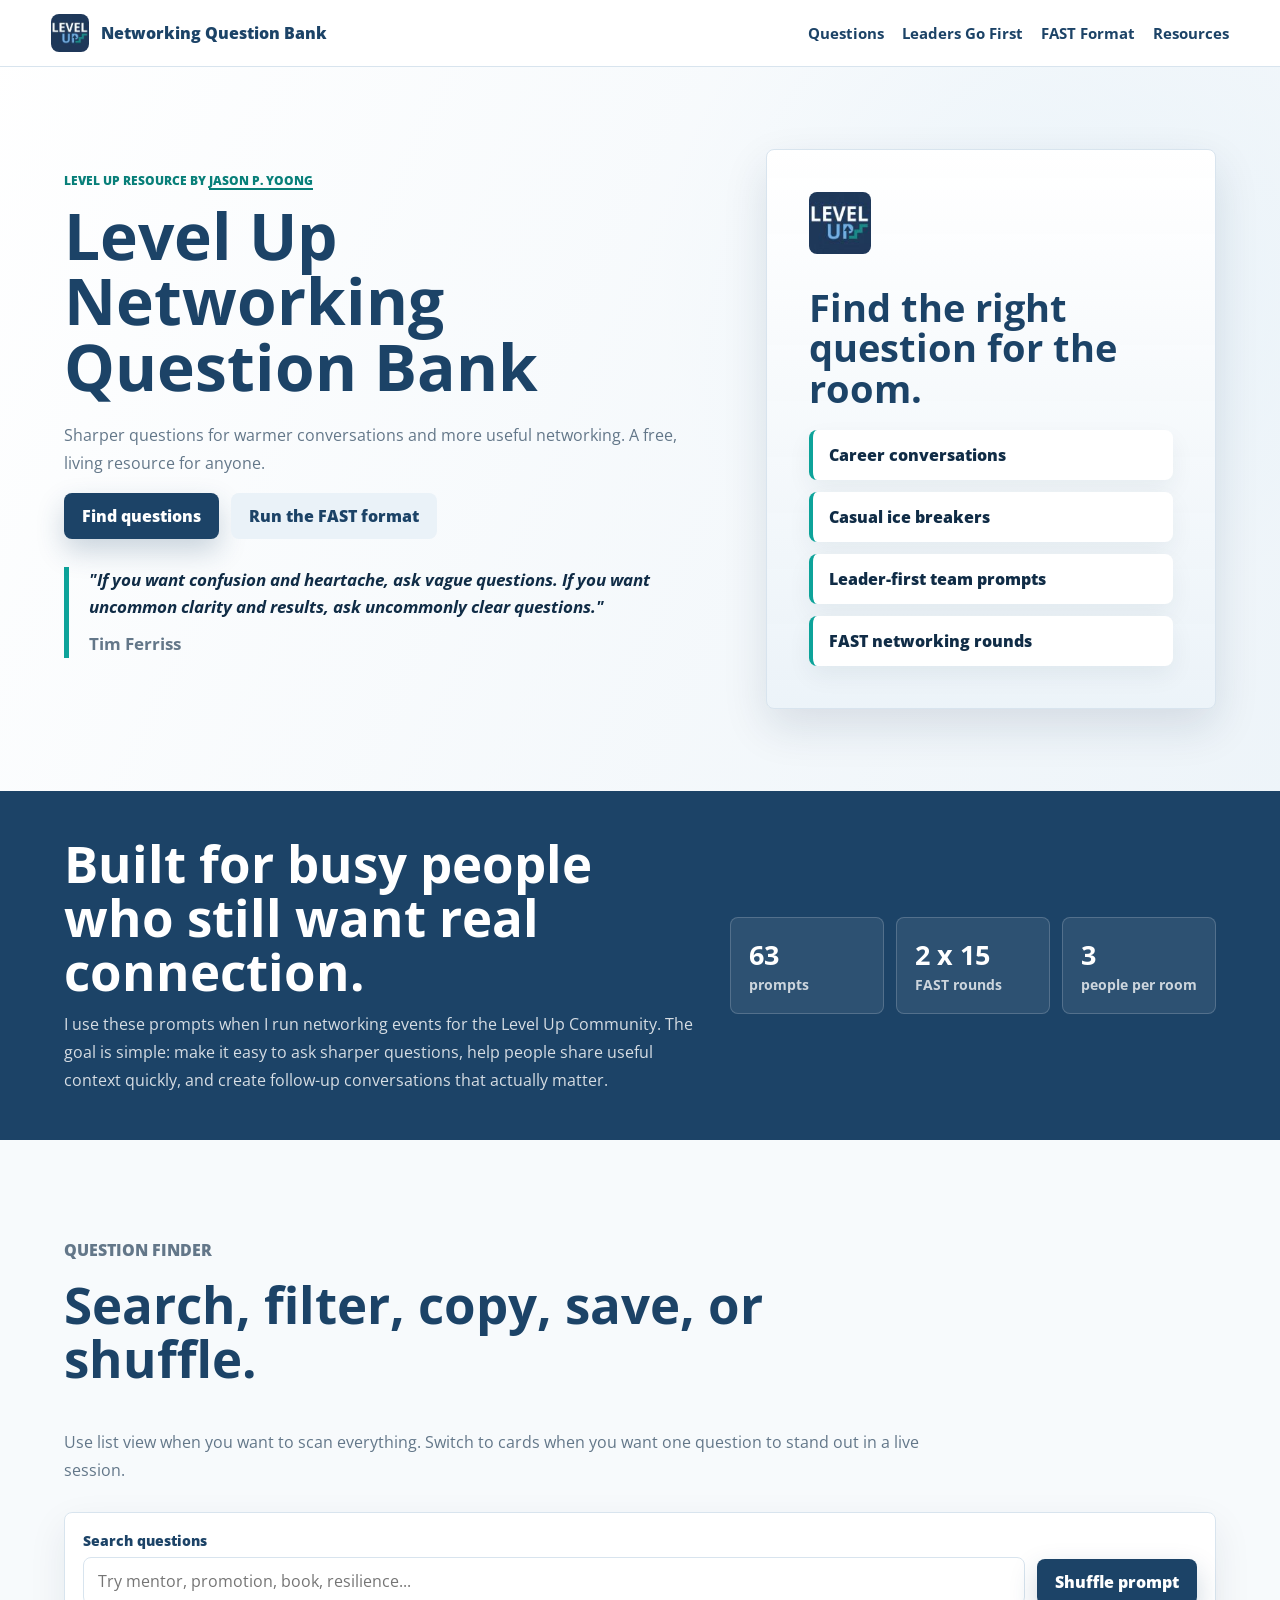
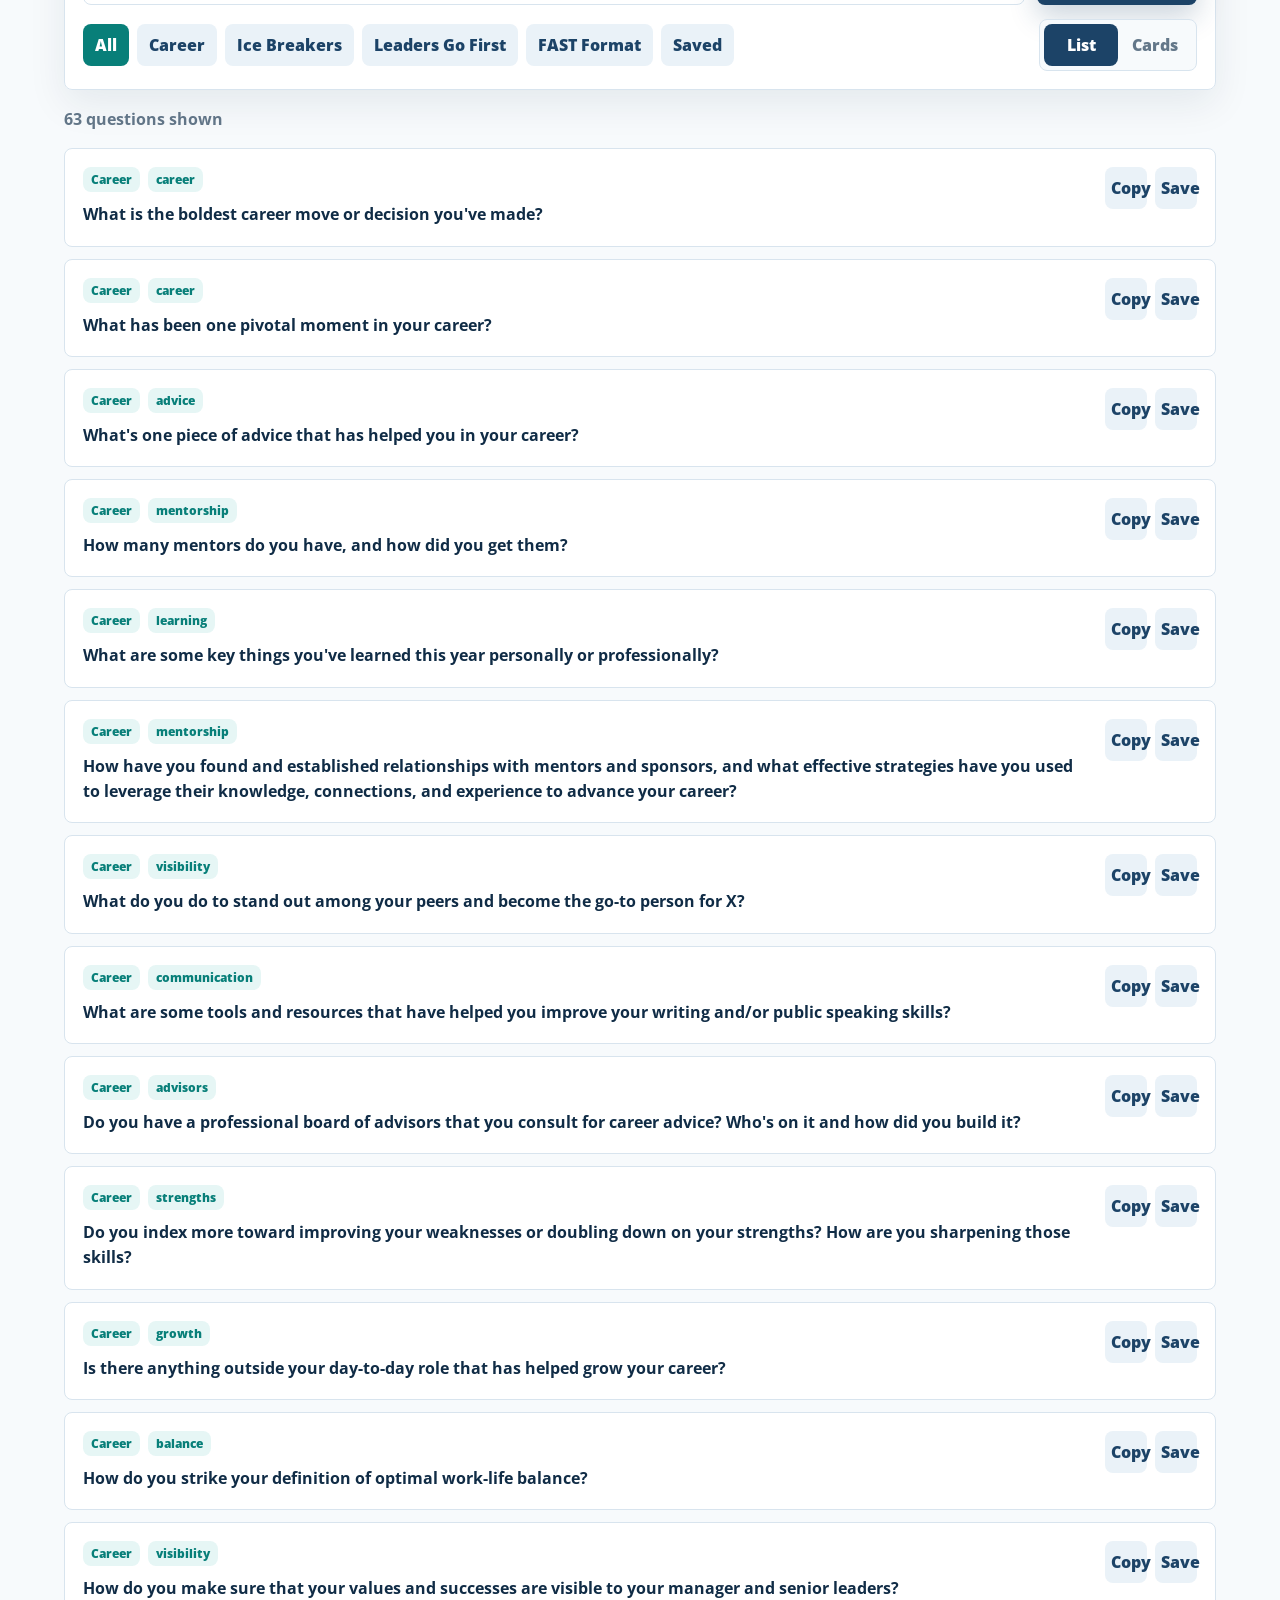
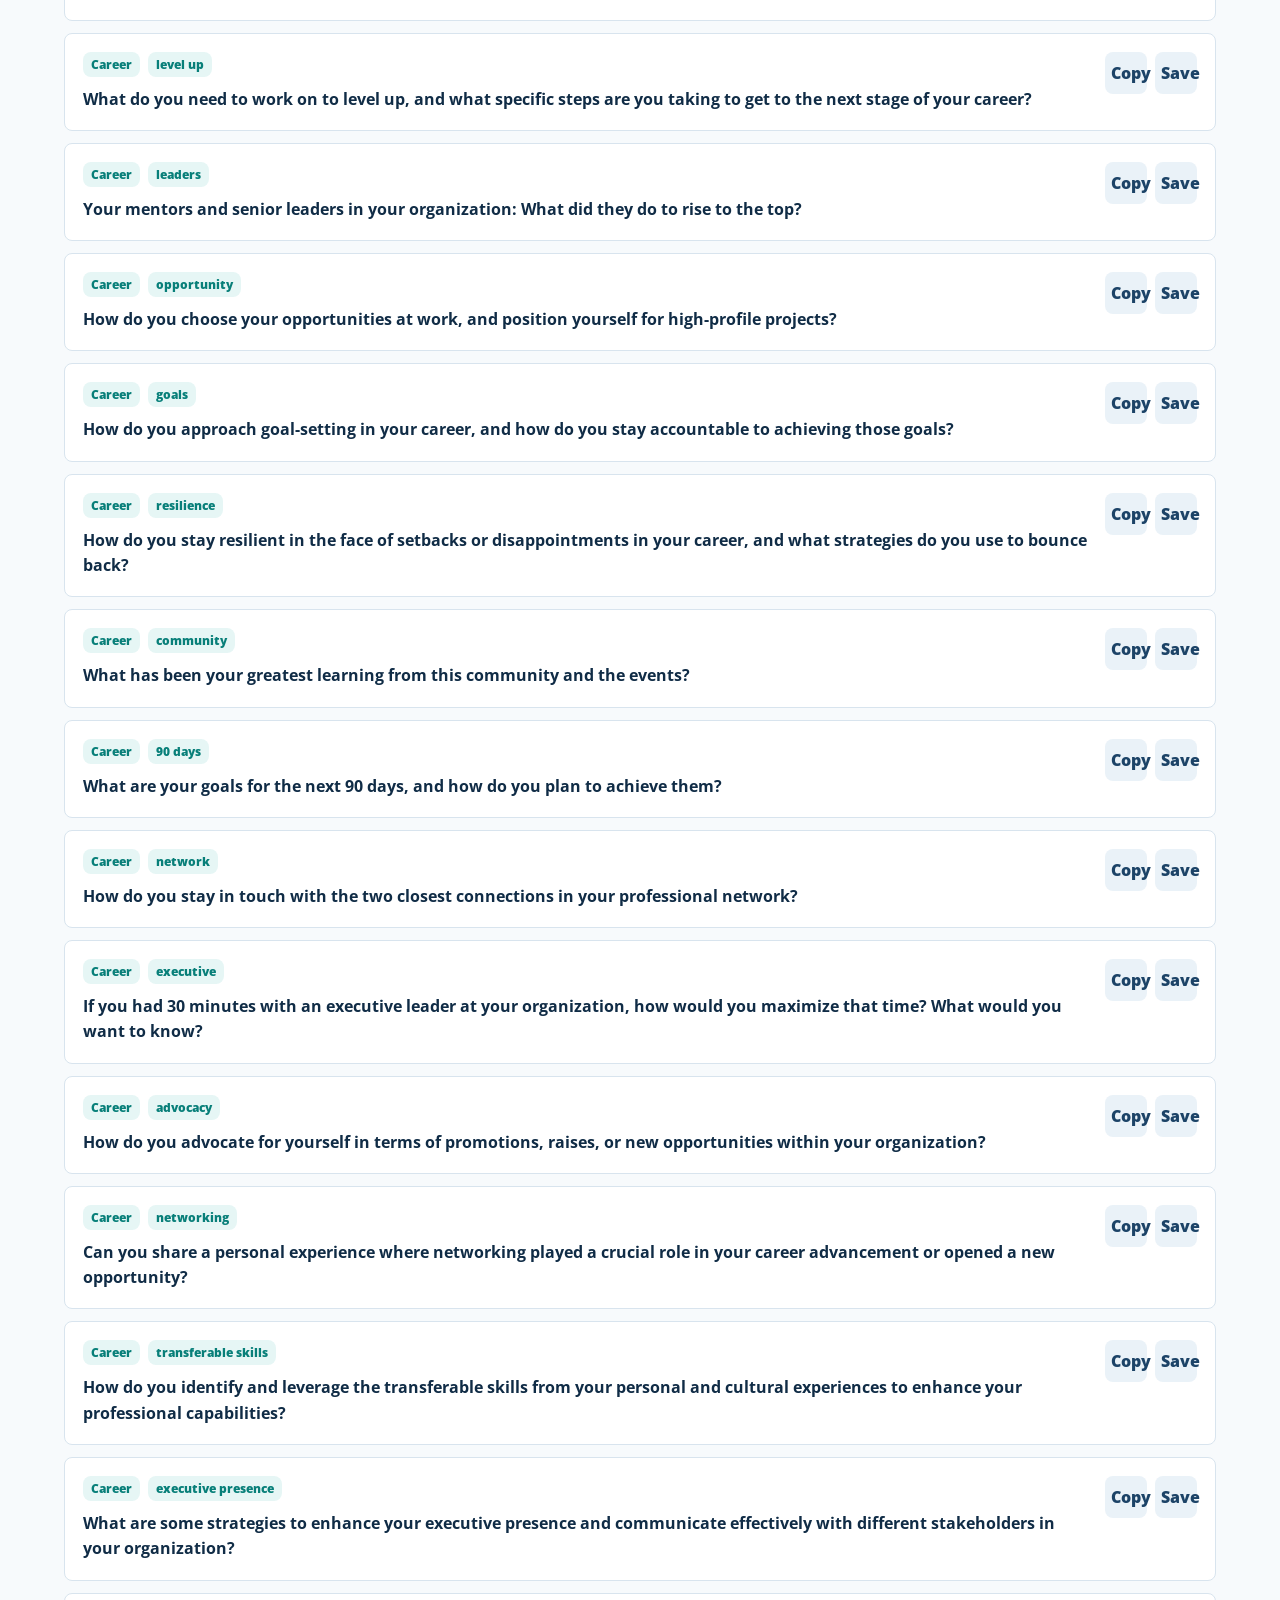
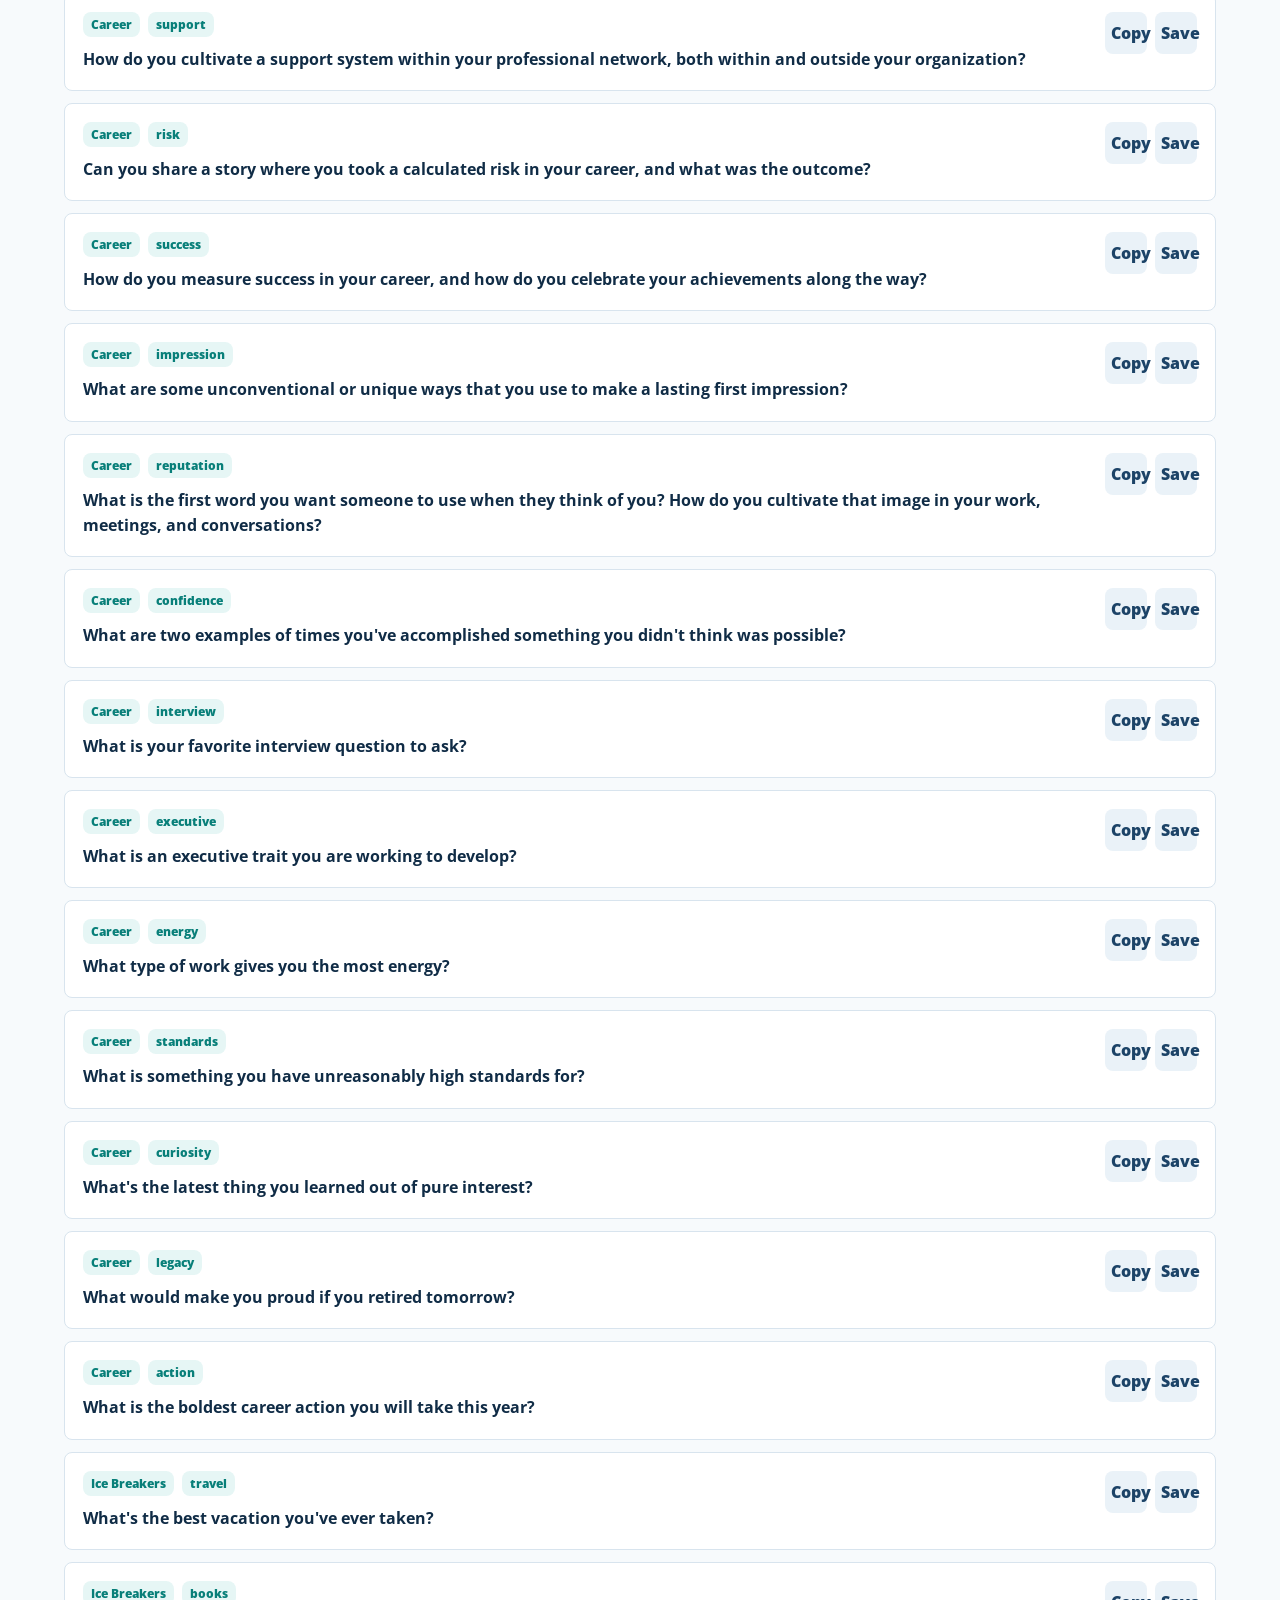
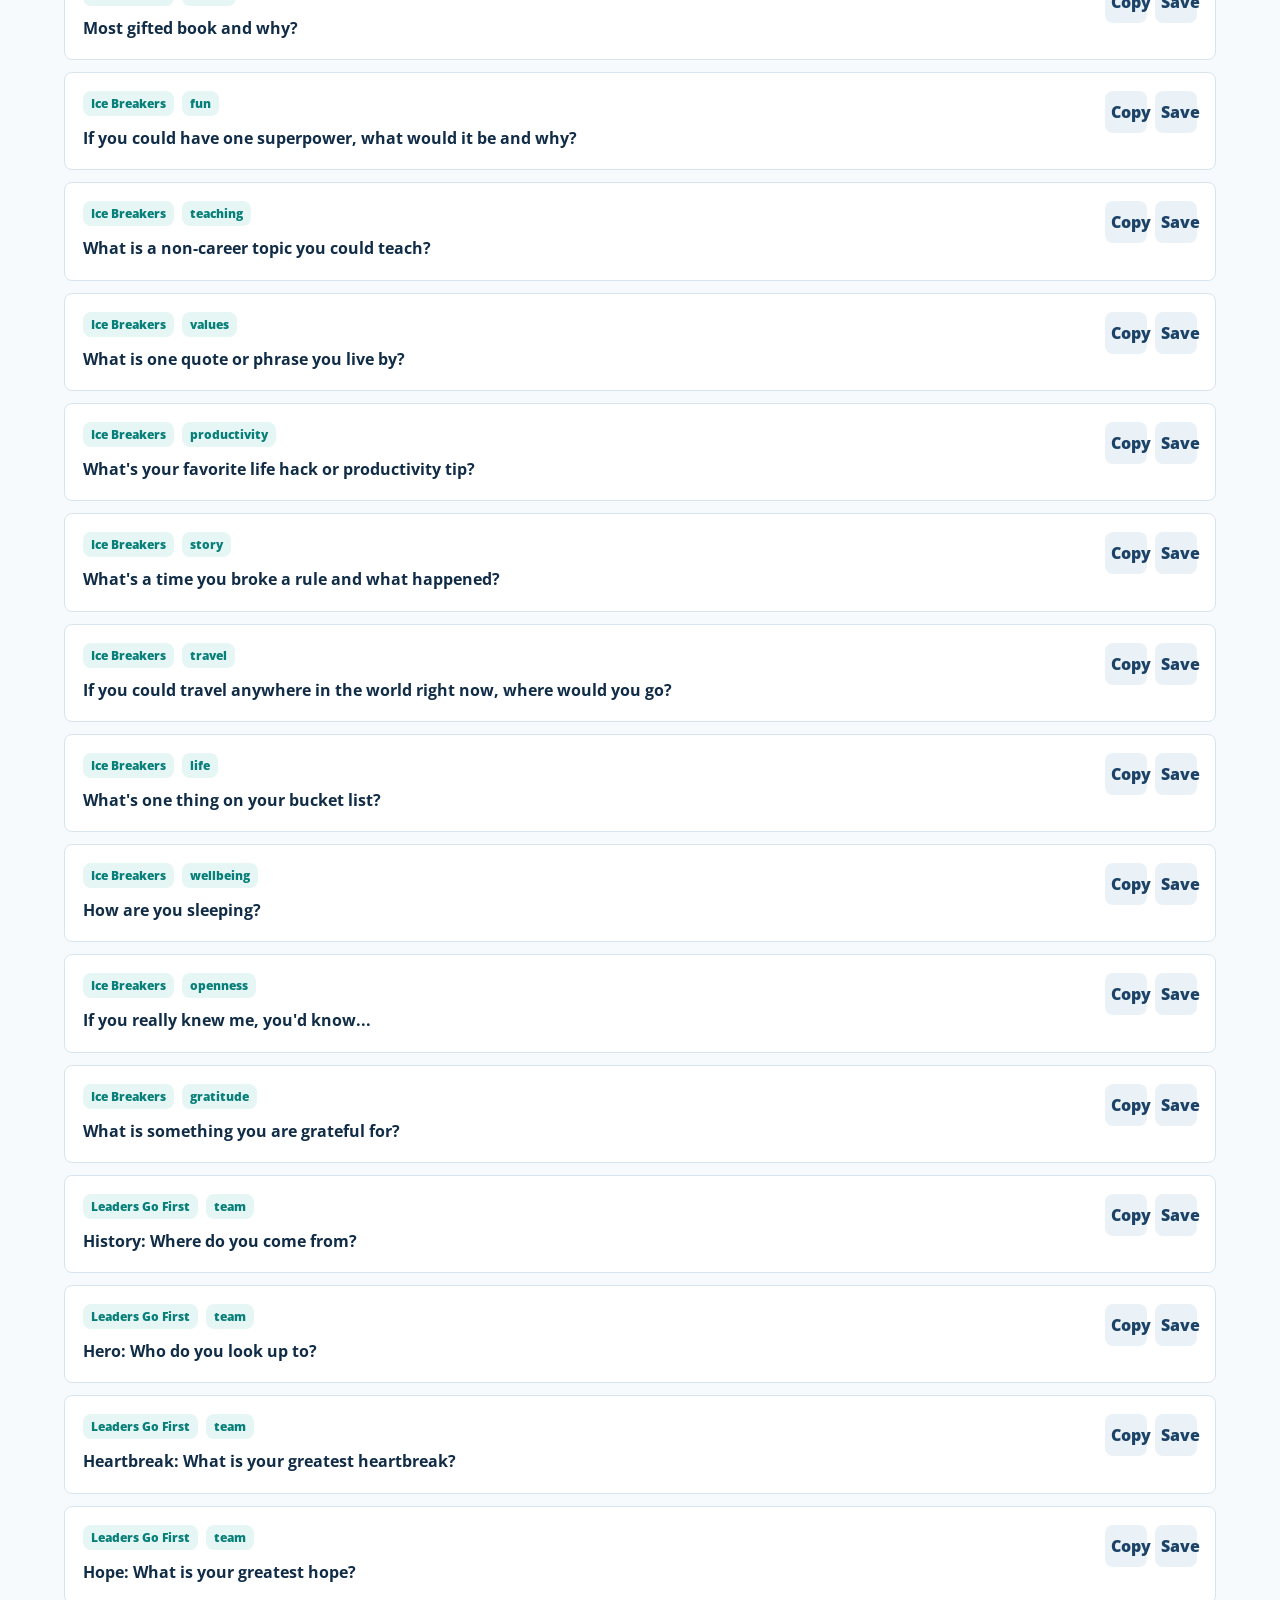
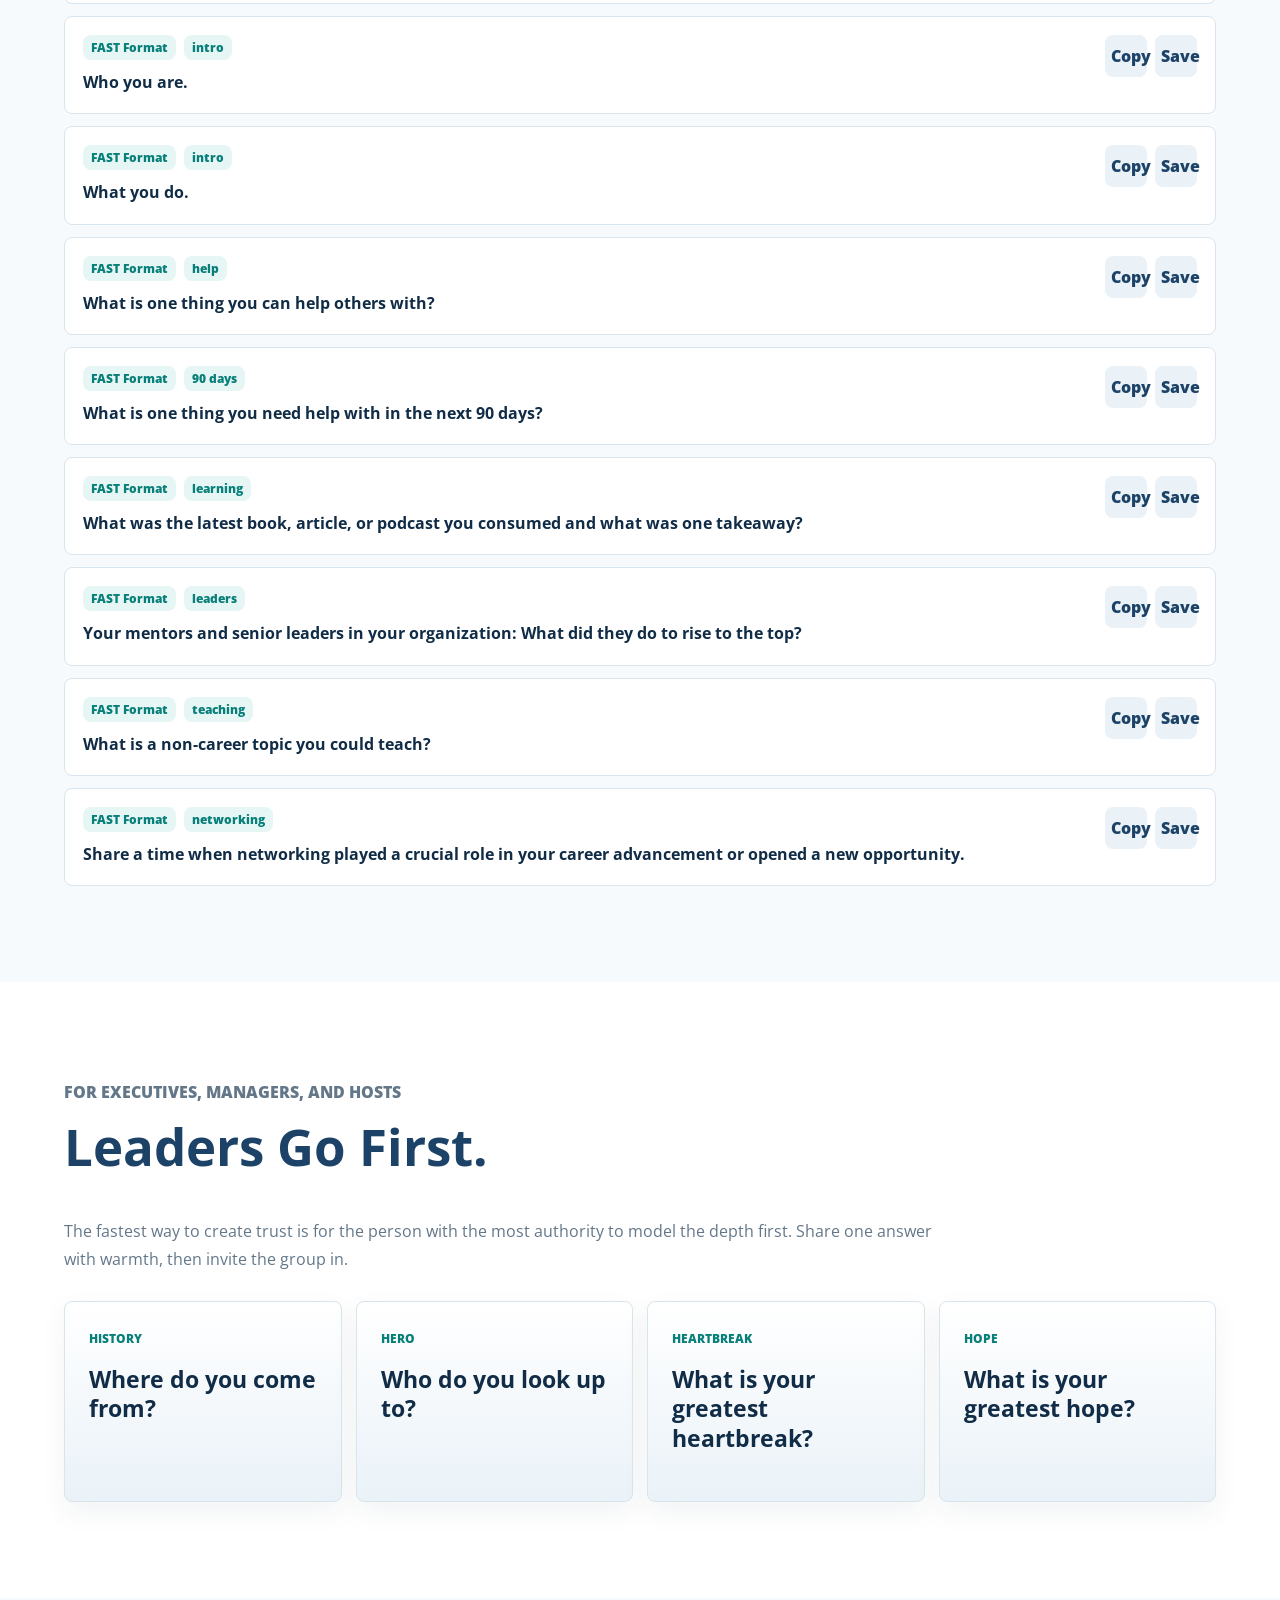
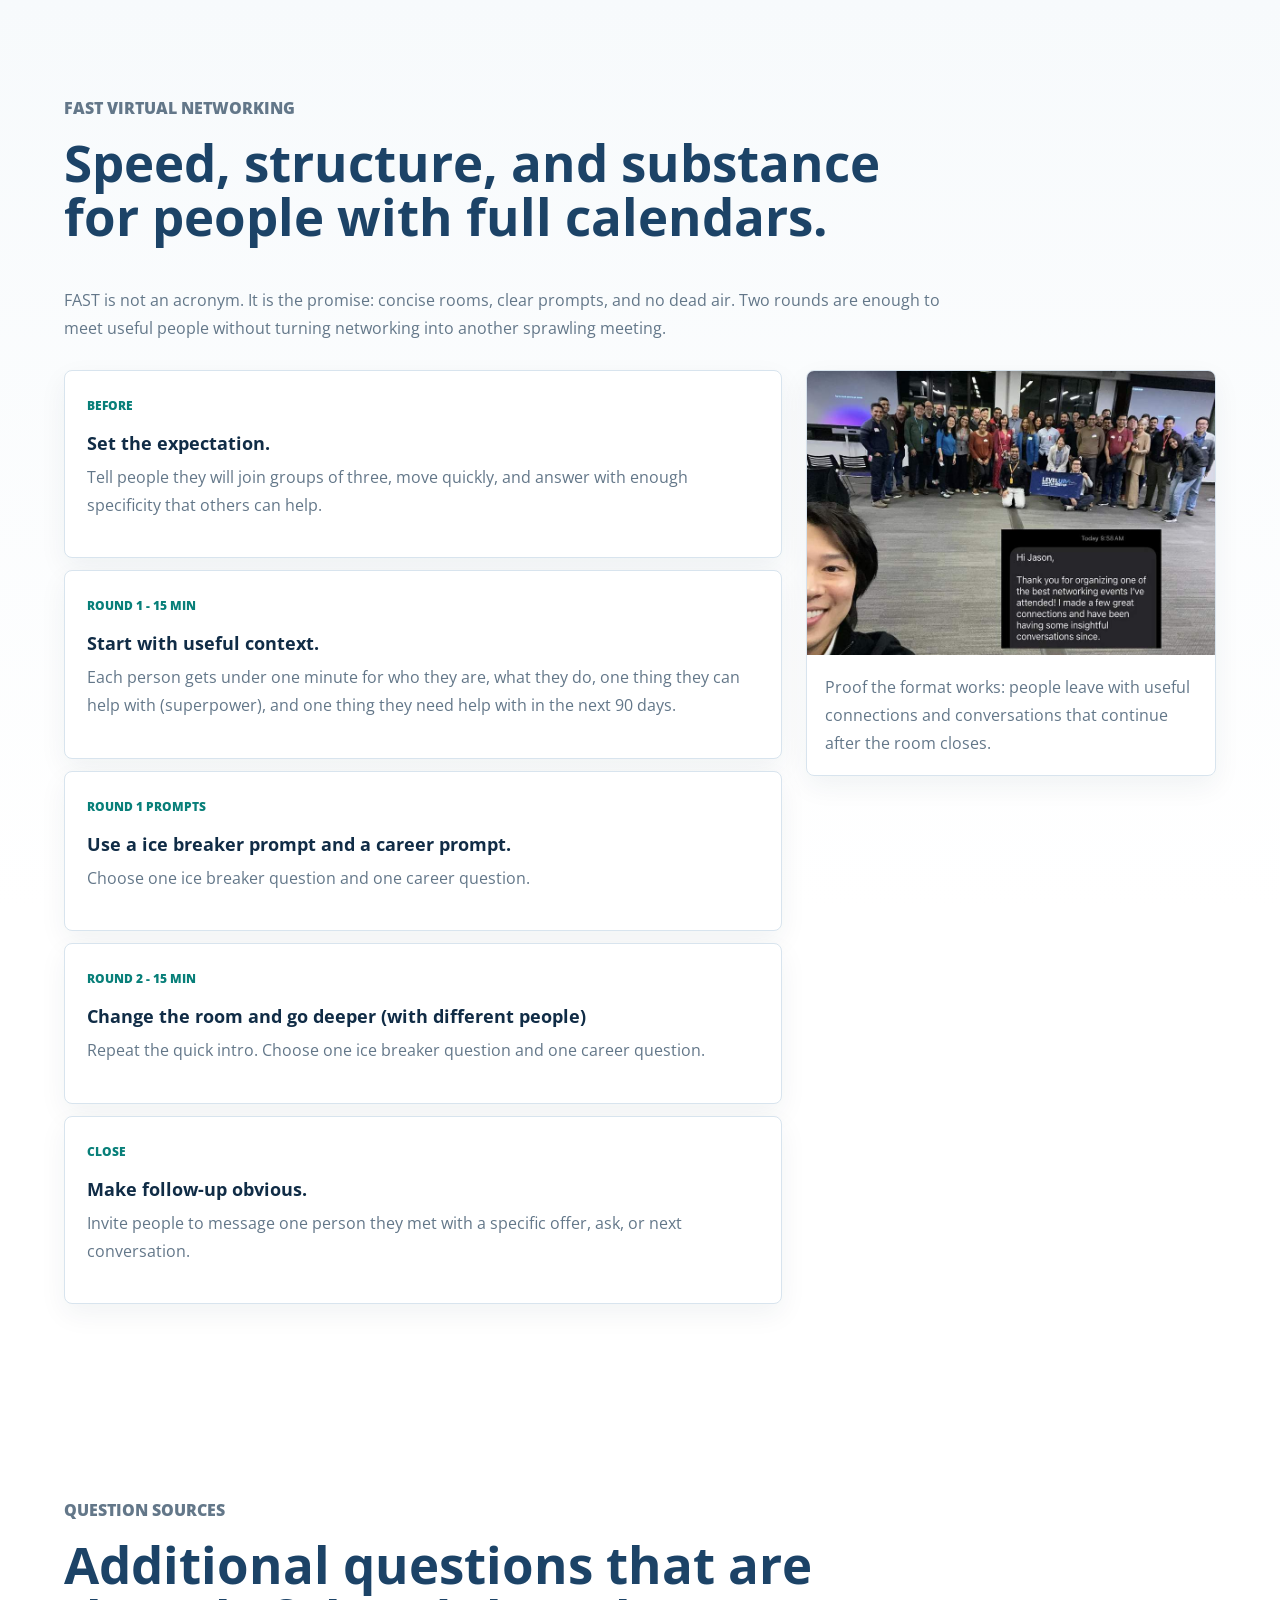
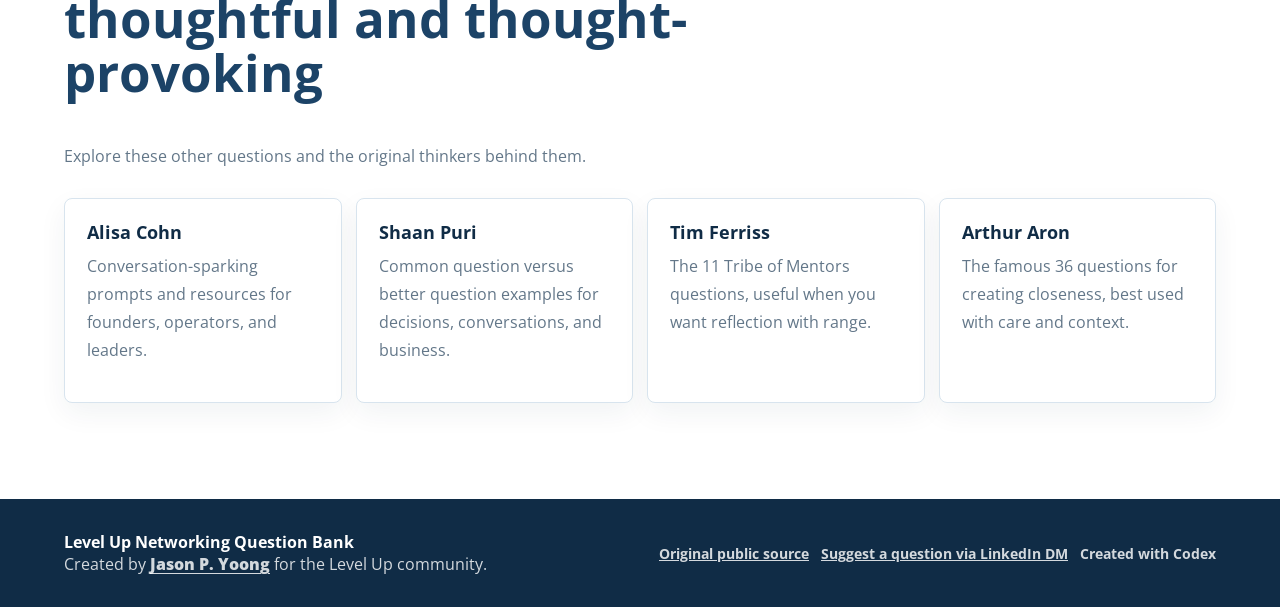
<file: index.html>
<!doctype html>
<html lang="en">
  <head>
    <meta charset="utf-8" />
    <meta name="viewport" content="width=device-width, initial-scale=1" />
    <title>Level Up Networking Question Bank</title>
    <meta
      name="description"
      content="A free Level Up resource from Jason P. Yoong for finding sharper networking questions and running FAST virtual networking sessions."
    />
    <link rel="preconnect" href="https://fonts.googleapis.com" />
    <link rel="preconnect" href="https://fonts.gstatic.com" crossorigin />
    <link
      href="https://fonts.googleapis.com/css2?family=Open+Sans:wght@400;600;700;800&display=swap"
      rel="stylesheet"
    />
    <link rel="stylesheet" href="styles.css" />
  </head>
  <body>
    <header class="site-header">
      <a class="brand" href="#top" aria-label="Level Up Networking Question Bank home">
        <img src="[data-uri]" alt="Level Up logo" />
        <span>Networking Question Bank</span>
      </a>
      <nav class="top-nav" aria-label="Primary navigation">
        <a href="#questions">Questions</a>
        <a href="#leaders">Leaders Go First</a>
        <a href="#fast">FAST Format</a>
        <a href="#resources">Resources</a>
      </nav>
    </header>

    <main id="top">
      <section class="hero">
        <div class="hero-copy">
          <p class="eyebrow">
            Level Up resource by
            <a href="https://www.linkedin.com/in/jasonyoong/">Jason P. Yoong</a>
          </p>
          <h1>Level Up Networking Question Bank</h1>
          <p class="hero-text">
            Sharper questions for warmer conversations and more useful networking.
            A free, living resource for anyone.
          </p>
          <div class="hero-actions">
            <a class="button primary" href="#questions">Find questions</a>
            <a class="button secondary" href="#fast">Run the FAST format</a>
          </div>
          <blockquote>
            "If you want confusion and heartache, ask vague questions. If you want
            uncommon clarity and results, ask uncommonly clear questions."
            <cite>Tim Ferriss</cite>
          </blockquote>
        </div>
        <div class="hero-panel" aria-label="Question bank highlights">
          <img src="[data-uri]" alt="Level Up logo" />
          <h2>Find the right question for the room.</h2>
          <ul>
            <li>Career conversations</li>
            <li>Casual ice breakers</li>
            <li>Leader-first team prompts</li>
            <li>FAST networking rounds</li>
          </ul>
        </div>
      </section>

      <section class="intro-band" aria-label="About this resource">
        <div>
          <h2>Built for busy people who still want real connection.</h2>
          <p>
            I use these prompts when I run networking events for the Level Up
            Community. The goal is simple: make it easy to ask sharper questions,
            help people share useful context quickly, and create follow-up
            conversations that actually matter.
          </p>
        </div>
        <div class="stat-grid">
          <div>
            <strong id="questionCount">0</strong>
            <span>prompts</span>
          </div>
          <div>
            <strong>2 x 15</strong>
            <span>FAST rounds</span>
          </div>
          <div>
            <strong>3</strong>
            <span>people per room</span>
          </div>
        </div>
      </section>

      <section id="questions" class="question-section">
        <div class="section-heading">
          <p class="eyebrow">Question finder</p>
          <h2>Search, filter, copy, save, or shuffle.</h2>
          <p>
            Use list view when you want to scan everything. Switch to cards when
            you want one question to stand out in a live session.
          </p>
        </div>

        <div class="tool-panel">
          <div class="search-row">
            <label class="search-box">
              <span>Search questions</span>
              <input id="searchInput" type="search" placeholder="Try mentor, promotion, book, resilience..." />
            </label>
            <button id="randomButton" class="button primary" type="button">Shuffle prompt</button>
          </div>

          <div class="toolbar" aria-label="Question controls">
            <div id="categoryFilters" class="chips" aria-label="Filter by category"></div>
            <div class="view-toggle" aria-label="Choose view">
              <button id="listViewButton" class="active" type="button">List</button>
              <button id="cardViewButton" type="button">Cards</button>
            </div>
          </div>
        </div>

        <div id="activeSummary" class="active-summary" aria-live="polite"></div>
        <div id="questionResults" class="question-results list-view"></div>
      </section>

      <section id="leaders" class="leaders-section">
        <div class="section-heading">
          <p class="eyebrow">For executives, managers, and hosts</p>
          <h2>Leaders Go First.</h2>
          <p>
            The fastest way to create trust is for the person with the most
            authority to model the depth first. Share one answer with warmth,
            then invite the group in.
          </p>
        </div>
        <div class="leader-grid">
          <article>
            <span>History</span>
            <h3>Where do you come from?</h3>
          </article>
          <article>
            <span>Hero</span>
            <h3>Who do you look up to?</h3>
          </article>
          <article>
            <span>Heartbreak</span>
            <h3>What is your greatest heartbreak?</h3>
          </article>
          <article>
            <span>Hope</span>
            <h3>What is your greatest hope?</h3>
          </article>
        </div>
      </section>

      <section id="fast" class="fast-section">
        <div class="section-heading">
          <p class="eyebrow">FAST virtual networking</p>
          <h2>Speed, structure, and substance for people with full calendars.</h2>
          <p>
            FAST is not an acronym. It is the promise: concise rooms, clear
            prompts, and no dead air. Two rounds are enough to meet useful people
            without turning networking into another sprawling meeting.
          </p>
        </div>

        <div class="fast-layout">
          <div class="timeline">
            <article>
              <span>Before</span>
              <h3>Set the expectation.</h3>
              <p>Tell people they will join groups of three, move quickly, and answer with enough specificity that others can help.</p>
            </article>
            <article>
              <span>Round 1 - 15 min</span>
              <h3>Start with useful context.</h3>
              <p>Each person gets under one minute for who they are, what they do, one thing they can help with (superpower), and one thing they need help with in the next 90 days.</p>
            </article>
            <article>
              <span>Round 1 prompts</span>
              <h3>Use a ice breaker prompt and a career prompt.</h3>
              <p>Choose one ice breaker question and one career question.</p>
            </article>
            <article>
              <span>Round 2 - 15 min</span>
              <h3>Change the room and go deeper (with different people)</h3>
              <p>Repeat the quick intro. Choose one ice breaker question and one career question.</p>
            </article>
            <article>
              <span>Close</span>
              <h3>Make follow-up obvious.</h3>
              <p>Invite people to message one person they met with a specific offer, ask, or next conversation.</p>
            </article>
          </div>
          <aside class="testimonial">
            <img src="[data-uri]" alt="Level Up networking group photo with member thank-you text" />
            <p>
              Proof the format works: people leave with useful
              connections and conversations that continue after the room closes.
            </p>
          </aside>
        </div>
      </section>

      <section id="resources" class="resources-section">
        <div class="section-heading">
          <p class="eyebrow">Question sources</p>
          <h2>Additional questions that are thoughtful and thought-provoking</h2>
          <p>
            Explore these other questions and the original thinkers behind them.
          </p>
        </div>
        <div class="resource-grid">
          <a class="resource-card" href="external-resources.html#alisa">
            <h3>Alisa Cohn</h3>
            <p>Conversation-sparking prompts and resources for founders, operators, and leaders.</p>
          </a>
          <a class="resource-card" href="external-resources.html#shaan">
            <h3>Shaan Puri</h3>
            <p>Common question versus better question examples for decisions, conversations, and business.</p>
          </a>
          <a class="resource-card" href="external-resources.html#tim">
            <h3>Tim Ferriss</h3>
            <p>The 11 Tribe of Mentors questions, useful when you want reflection with range.</p>
          </a>
          <a class="resource-card" href="external-resources.html#arthur">
            <h3>Arthur Aron</h3>
            <p>The famous 36 questions for creating closeness, best used with care and context.</p>
          </a>
        </div>
      </section>
    </main>

    <footer class="site-footer">
      <div>
        <strong>Level Up Networking Question Bank</strong>
        <p>
          Created by
          <a href="https://www.linkedin.com/in/jasonyoong/">Jason P. Yoong</a>
          for the Level Up community.
        </p>
      </div>
      <div class="footer-links">
        <a href="https://docs.google.com/document/d/1ySjM52cdxirw3FOPv_gSvzoJMkO_PvCkluQ1LK_Jdxs/edit?usp=sharing">Original public source</a>
        <a href="https://www.linkedin.com/in/jasonyoong/">Suggest a question via LinkedIn DM</a>
        <span>Created with Codex</span>
      </div>
    </footer>

    <div id="toast" class="toast" role="status" aria-live="polite"></div>

    <script src="app.js"></script>
  </body>
</html>
</file>
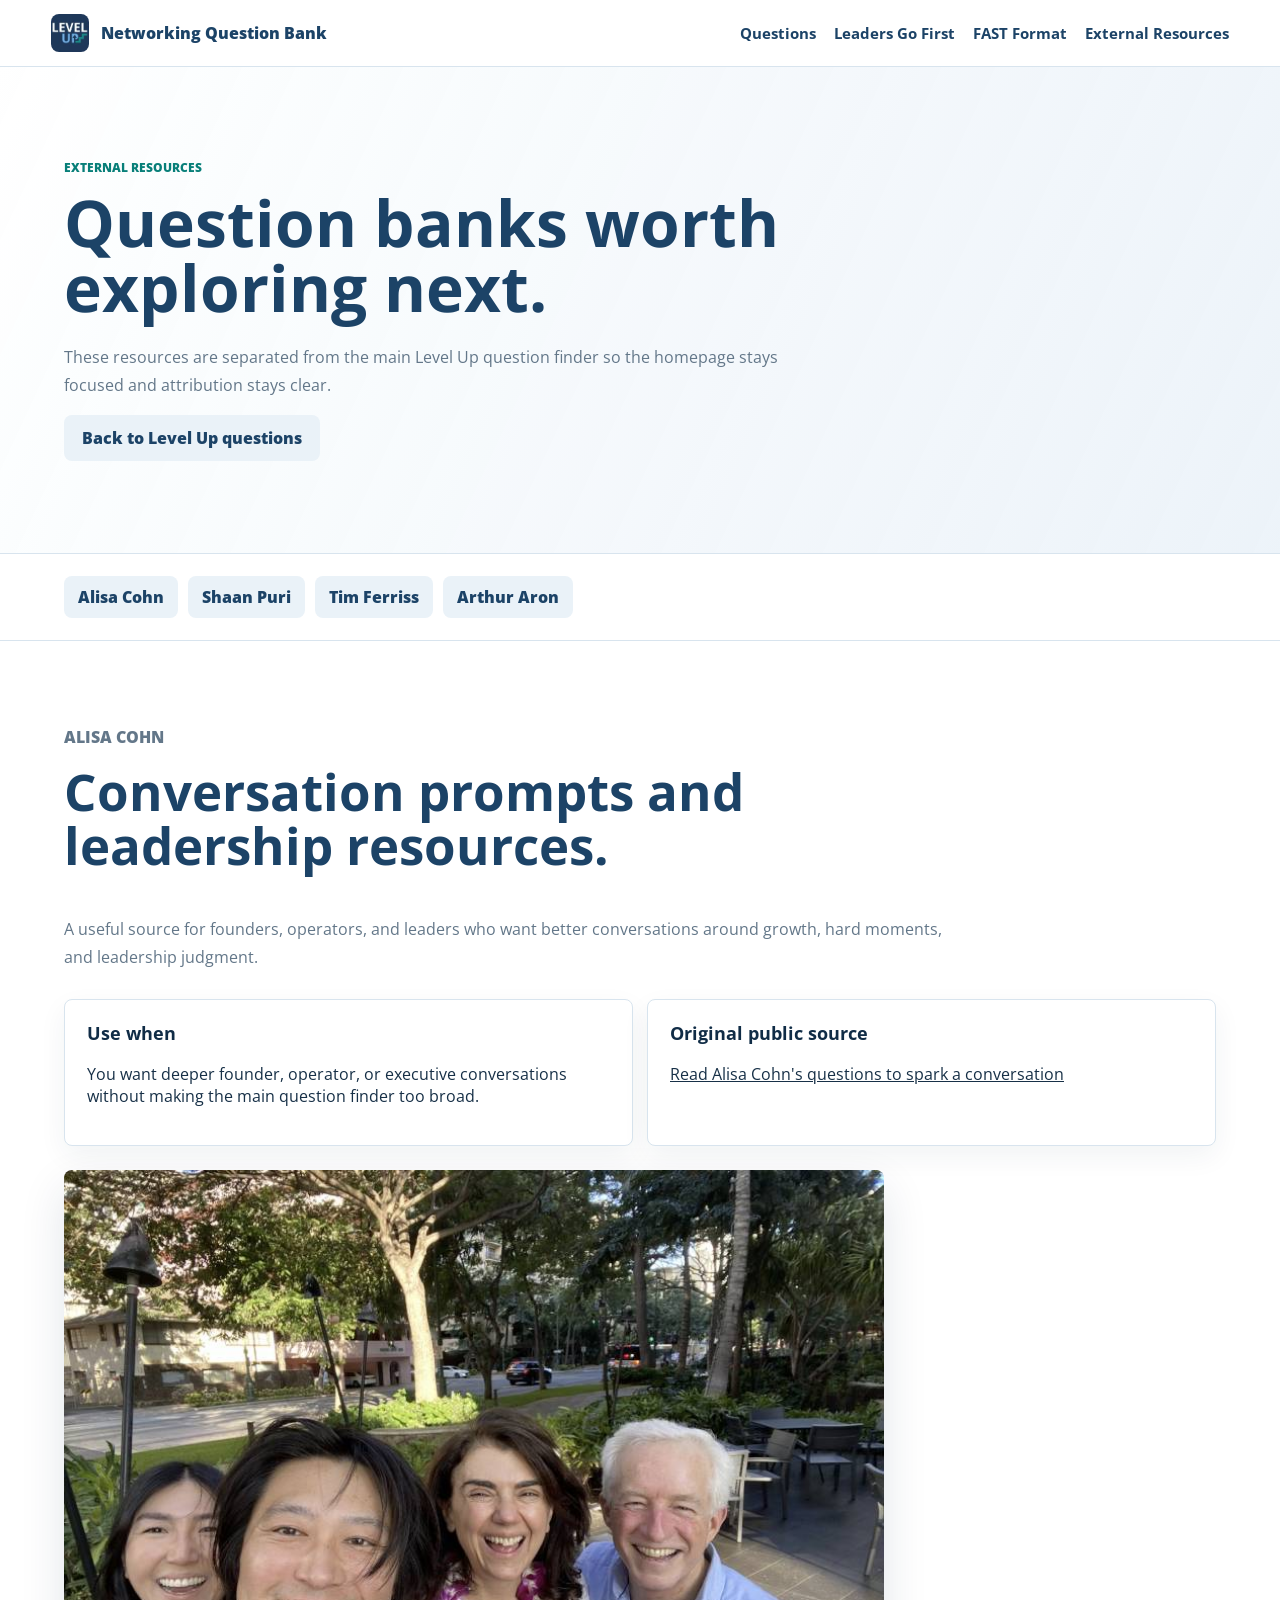
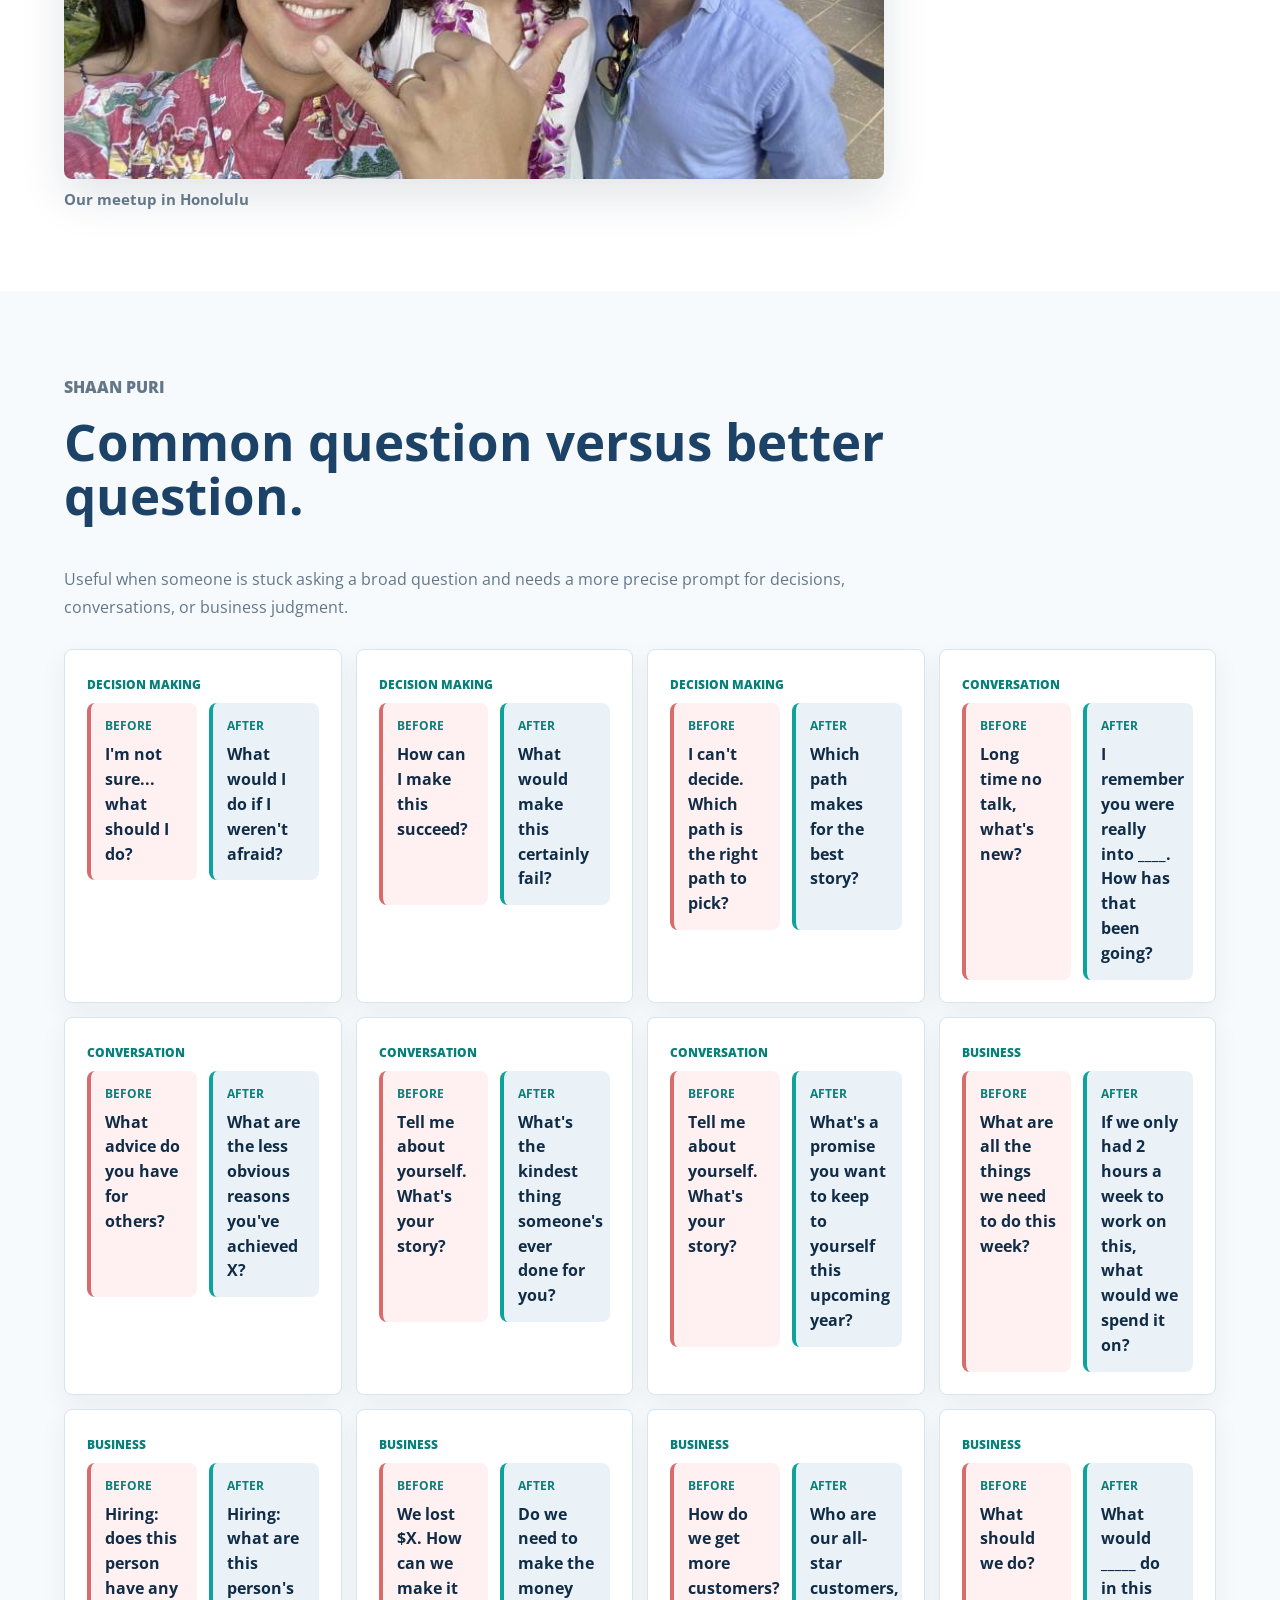
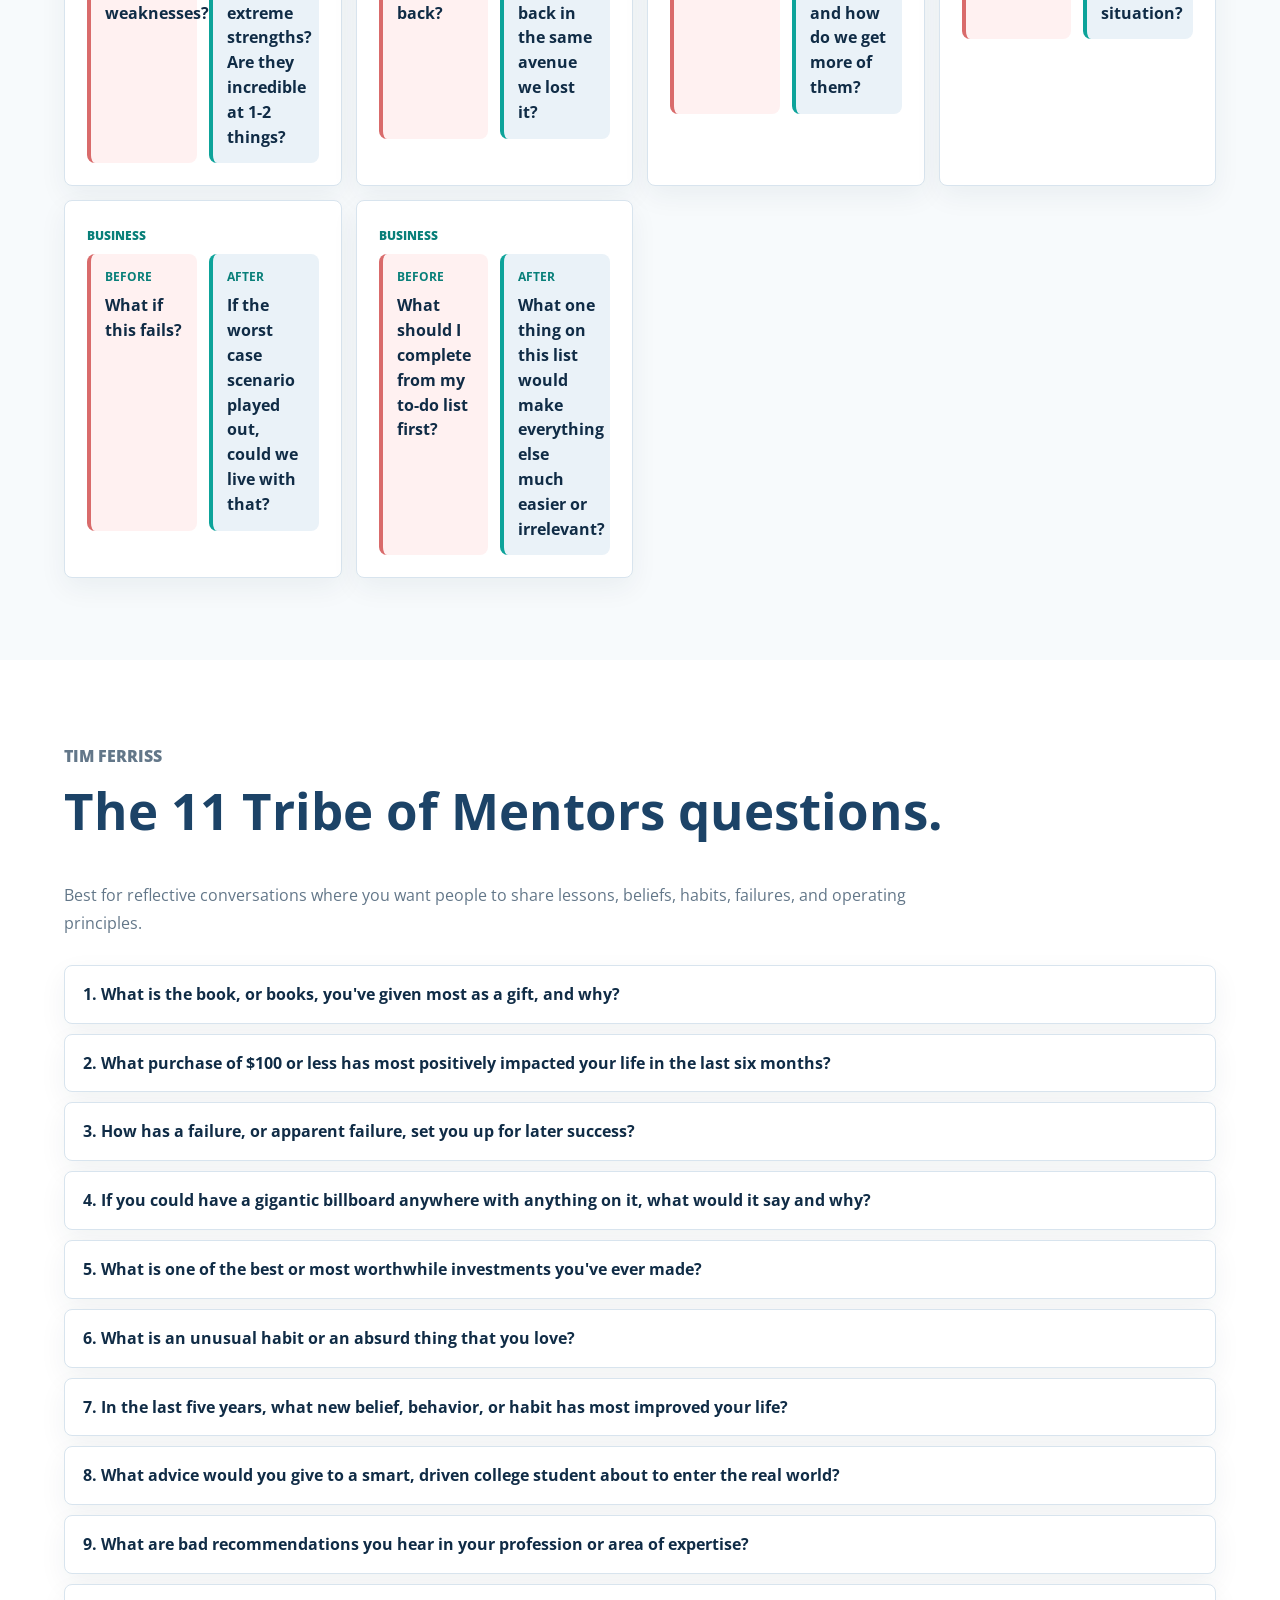
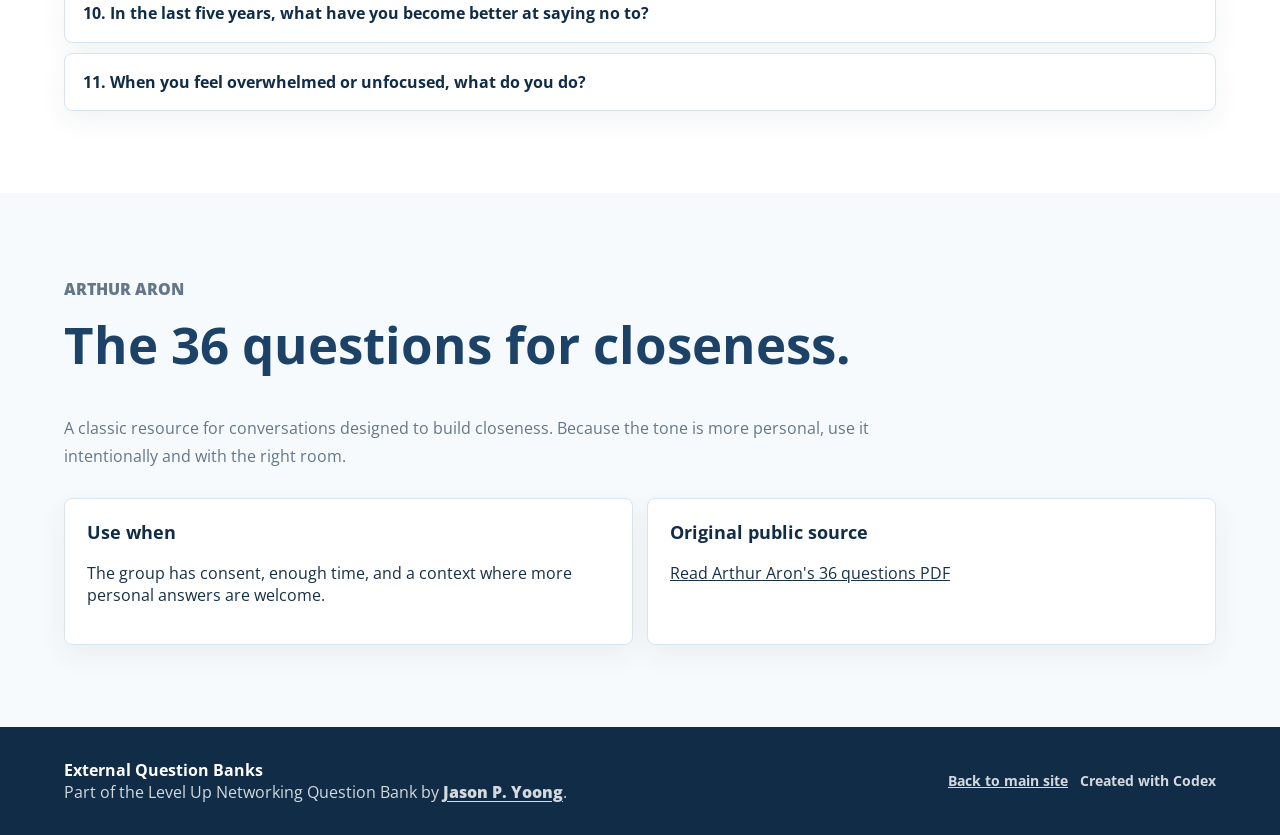
<file: external-resources.html>
<!doctype html>
<html lang="en">
  <head>
    <meta charset="utf-8" />
    <meta name="viewport" content="width=device-width, initial-scale=1" />
    <title>External Question Banks | Level Up Networking Question Bank</title>
    <meta
      name="description"
      content="External question banks and resources referenced by the Level Up Networking Question Bank."
    />
    <link rel="preconnect" href="https://fonts.googleapis.com" />
    <link rel="preconnect" href="https://fonts.gstatic.com" crossorigin />
    <link
      href="https://fonts.googleapis.com/css2?family=Open+Sans:wght@400;600;700;800&display=swap"
      rel="stylesheet"
    />
    <link rel="stylesheet" href="styles.css" />
  </head>
  <body>
    <header class="site-header">
      <a class="brand" href="index.html" aria-label="Back to Level Up Networking Question Bank">
        <img src="[data-uri]" alt="Level Up logo" />
        <span>Networking Question Bank</span>
      </a>
      <nav class="top-nav" aria-label="Primary navigation">
        <a href="index.html#questions">Questions</a>
        <a href="index.html#leaders">Leaders Go First</a>
        <a href="index.html#fast">FAST Format</a>
        <a href="external-resources.html">External Resources</a>
      </nav>
    </header>

    <main>
      <section class="external-hero">
        <p class="eyebrow">External resources</p>
        <h1>Question banks worth exploring next.</h1>
        <p class="hero-text">
          These resources are separated from the main Level Up question finder so
          the homepage stays focused and attribution stays clear.
        </p>
        <a class="button secondary" href="index.html#resources">Back to Level Up questions</a>
      </section>

      <section class="external-index" aria-label="External resource index">
        <a href="#alisa">Alisa Cohn</a>
        <a href="#shaan">Shaan Puri</a>
        <a href="#tim">Tim Ferriss</a>
        <a href="#arthur">Arthur Aron</a>
      </section>

      <section id="alisa" class="external-section">
        <div class="section-heading">
          <p class="eyebrow">Alisa Cohn</p>
          <h2>Conversation prompts and leadership resources.</h2>
          <p>
            A useful source for founders, operators, and leaders who want better
            conversations around growth, hard moments, and leadership judgment.
          </p>
        </div>
        <div class="resource-notes">
          <article>
            <h3>Use when</h3>
            <p>You want deeper founder, operator, or executive conversations without making the main question finder too broad.</p>
          </article>
          <article>
            <h3>Original public source</h3>
            <p>
              <a href="https://drive.google.com/file/d/1NkjR4VTVxrAnXcyR0vE-HeksoIu92drY/view?usp=sharing">
                Read Alisa Cohn's questions to spark a conversation
              </a>
            </p>
          </article>
        </div>
        <figure class="meetup-photo">
          <img src="[data-uri]" alt="Jason P. Yoong, Alisa Cohn, and meetup guests in Honolulu" />
          <figcaption>Our meetup in Honolulu</figcaption>
        </figure>
      </section>

      <section id="shaan" class="external-section">
        <div class="section-heading">
          <p class="eyebrow">Shaan Puri</p>
          <h2>Common question versus better question.</h2>
          <p>
            Useful when someone is stuck asking a broad question and needs a more
            precise prompt for decisions, conversations, or business judgment.
          </p>
        </div>
        <div class="comparison-grid">
          <article>
            <span>Decision making</span>
            <div class="before-after">
              <div><b>Before</b><p>I'm not sure... what should I do?</p></div>
              <div><b>After</b><p>What would I do if I weren't afraid?</p></div>
            </div>
          </article>
          <article>
            <span>Decision making</span>
            <div class="before-after">
              <div><b>Before</b><p>How can I make this succeed?</p></div>
              <div><b>After</b><p>What would make this certainly fail?</p></div>
            </div>
          </article>
          <article>
            <span>Decision making</span>
            <div class="before-after">
              <div><b>Before</b><p>I can't decide. Which path is the right path to pick?</p></div>
              <div><b>After</b><p>Which path makes for the best story?</p></div>
            </div>
          </article>
          <article>
            <span>Conversation</span>
            <div class="before-after">
              <div><b>Before</b><p>Long time no talk, what's new?</p></div>
              <div><b>After</b><p>I remember you were really into ____. How has that been going?</p></div>
            </div>
          </article>
          <article>
            <span>Conversation</span>
            <div class="before-after">
              <div><b>Before</b><p>What advice do you have for others?</p></div>
              <div><b>After</b><p>What are the less obvious reasons you've achieved X?</p></div>
            </div>
          </article>
          <article>
            <span>Conversation</span>
            <div class="before-after">
              <div><b>Before</b><p>Tell me about yourself. What's your story?</p></div>
              <div><b>After</b><p>What's the kindest thing someone's ever done for you?</p></div>
            </div>
          </article>
          <article>
            <span>Conversation</span>
            <div class="before-after">
              <div><b>Before</b><p>Tell me about yourself. What's your story?</p></div>
              <div><b>After</b><p>What's a promise you want to keep to yourself this upcoming year?</p></div>
            </div>
          </article>
          <article>
            <span>Business</span>
            <div class="before-after">
              <div><b>Before</b><p>What are all the things we need to do this week?</p></div>
              <div><b>After</b><p>If we only had 2 hours a week to work on this, what would we spend it on?</p></div>
            </div>
          </article>
          <article>
            <span>Business</span>
            <div class="before-after">
              <div><b>Before</b><p>Hiring: does this person have any weaknesses?</p></div>
              <div><b>After</b><p>Hiring: what are this person's extreme strengths? Are they incredible at 1-2 things?</p></div>
            </div>
          </article>
          <article>
            <span>Business</span>
            <div class="before-after">
              <div><b>Before</b><p>We lost $X. How can we make it back?</p></div>
              <div><b>After</b><p>Do we need to make the money back in the same avenue we lost it?</p></div>
            </div>
          </article>
          <article>
            <span>Business</span>
            <div class="before-after">
              <div><b>Before</b><p>How do we get more customers?</p></div>
              <div><b>After</b><p>Who are our all-star customers, and how do we get more of them?</p></div>
            </div>
          </article>
          <article>
            <span>Business</span>
            <div class="before-after">
              <div><b>Before</b><p>What should we do?</p></div>
              <div><b>After</b><p>What would _____ do in this situation?</p></div>
            </div>
          </article>
          <article>
            <span>Business</span>
            <div class="before-after">
              <div><b>Before</b><p>What if this fails?</p></div>
              <div><b>After</b><p>If the worst case scenario played out, could we live with that?</p></div>
            </div>
          </article>
          <article>
            <span>Business</span>
            <div class="before-after">
              <div><b>Before</b><p>What should I complete from my to-do list first?</p></div>
              <div><b>After</b><p>What one thing on this list would make everything else much easier or irrelevant?</p></div>
            </div>
          </article>
        </div>
      </section>

      <section id="tim" class="external-section">
        <div class="section-heading">
          <p class="eyebrow">Tim Ferriss</p>
          <h2>The 11 Tribe of Mentors questions.</h2>
          <p>
            Best for reflective conversations where you want people to share
            lessons, beliefs, habits, failures, and operating principles.
          </p>
        </div>
        <ol class="question-list">
          <li>What is the book, or books, you've given most as a gift, and why?</li>
          <li>What purchase of $100 or less has most positively impacted your life in the last six months?</li>
          <li>How has a failure, or apparent failure, set you up for later success?</li>
          <li>If you could have a gigantic billboard anywhere with anything on it, what would it say and why?</li>
          <li>What is one of the best or most worthwhile investments you've ever made?</li>
          <li>What is an unusual habit or an absurd thing that you love?</li>
          <li>In the last five years, what new belief, behavior, or habit has most improved your life?</li>
          <li>What advice would you give to a smart, driven college student about to enter the real world?</li>
          <li>What are bad recommendations you hear in your profession or area of expertise?</li>
          <li>In the last five years, what have you become better at saying no to?</li>
          <li>When you feel overwhelmed or unfocused, what do you do?</li>
        </ol>
      </section>

      <section id="arthur" class="external-section">
        <div class="section-heading">
          <p class="eyebrow">Arthur Aron</p>
          <h2>The 36 questions for closeness.</h2>
          <p>
            A classic resource for conversations designed to build closeness.
            Because the tone is more personal, use it intentionally and with the
            right room.
          </p>
        </div>
        <div class="resource-notes">
          <article>
            <h3>Use when</h3>
            <p>The group has consent, enough time, and a context where more personal answers are welcome.</p>
          </article>
          <article>
            <h3>Original public source</h3>
            <p><a href="https://sunshine-parenting.com/wp-content/uploads/2018/02/Arons-36-Questions.pdf">Read Arthur Aron's 36 questions PDF</a></p>
          </article>
        </div>
      </section>
    </main>

    <footer class="site-footer">
      <div>
        <strong>External Question Banks</strong>
        <p>
          Part of the Level Up Networking Question Bank by
          <a href="https://www.linkedin.com/in/jasonyoong/">Jason P. Yoong</a>.
        </p>
      </div>
      <div class="footer-links">
        <a href="index.html">Back to main site</a>
        <span>Created with Codex</span>
      </div>
    </footer>
  </body>
</html>
</file>
<file: styles.css>
:root {
  --navy: #1c4367;
  --navy-dark: #102c46;
  --navy-soft: #eaf2f8;
  --sky: #74bce8;
  --teal: #0da39a;
  --teal-dark: #087f79;
  --ink: #173047;
  --muted: #637789;
  --line: #d8e4ee;
  --white: #ffffff;
  --surface: #f7fafc;
  --shadow: 0 18px 45px rgba(16, 44, 70, 0.12);
}

* {
  box-sizing: border-box;
}

html {
  scroll-behavior: smooth;
}

body {
  margin: 0;
  font-family: "Open Sans", Arial, sans-serif;
  color: var(--ink);
  background: var(--surface);
}

a {
  color: inherit;
}

button,
input {
  font: inherit;
}

.site-header {
  position: sticky;
  top: 0;
  z-index: 20;
  display: flex;
  align-items: center;
  justify-content: space-between;
  gap: 24px;
  padding: 14px clamp(18px, 4vw, 56px);
  background: rgba(255, 255, 255, 0.93);
  border-bottom: 1px solid var(--line);
  backdrop-filter: blur(16px);
}

.brand {
  display: inline-flex;
  align-items: center;
  gap: 12px;
  text-decoration: none;
  font-weight: 800;
  color: var(--navy);
}

.brand img {
  width: 38px;
  height: 38px;
  border-radius: 8px;
}

.top-nav {
  display: flex;
  gap: 18px;
  color: var(--navy);
  font-size: 0.92rem;
  font-weight: 700;
}

.top-nav a {
  text-decoration: none;
}

.hero,
.intro-band,
.question-section,
.leaders-section,
.fast-section,
.resources-section,
.site-footer {
  padding-inline: clamp(18px, 5vw, 72px);
}

.hero {
  display: grid;
  grid-template-columns: minmax(0, 1.02fr) minmax(300px, 0.72fr);
  gap: clamp(28px, 5vw, 72px);
  align-items: center;
  min-height: calc(88vh - 68px);
  padding-block: clamp(34px, 5vw, 64px);
  background:
    linear-gradient(115deg, rgba(255, 255, 255, 0.95), rgba(234, 242, 248, 0.74)),
    radial-gradient(circle at 80% 30%, rgba(116, 188, 232, 0.32), transparent 32%),
    var(--surface);
}

.hero-copy {
  max-width: 760px;
}

.eyebrow {
  margin: 0 0 14px;
  color: var(--teal-dark);
  font-size: 0.78rem;
  font-weight: 800;
  letter-spacing: 0;
  text-transform: uppercase;
}

.eyebrow a {
  color: inherit;
  text-decoration-thickness: 2px;
  text-underline-offset: 3px;
}

h1,
h2,
h3,
p {
  margin-top: 0;
}

h1 {
  margin-bottom: 22px;
  color: var(--navy);
  font-size: clamp(2.35rem, 5vw, 4.85rem);
  line-height: 1.02;
  letter-spacing: 0;
}

h2 {
  color: var(--navy);
  font-size: clamp(2rem, 4vw, 3.3rem);
  line-height: 1.05;
  letter-spacing: 0;
}

h3 {
  color: var(--navy-dark);
  font-size: 1.12rem;
  line-height: 1.28;
}

.hero-text,
.section-heading p,
.intro-band p,
.timeline p,
.testimonial p,
.resource-grid p {
  color: var(--muted);
  font-size: 1.03rem;
  line-height: 1.7;
}

blockquote {
  margin: 28px 0;
  padding-left: 20px;
  border-left: 5px solid var(--teal);
  color: var(--navy-dark);
  font-size: 1.08rem;
  font-style: italic;
  font-weight: 700;
  line-height: 1.55;
}

blockquote cite {
  display: block;
  margin-top: 10px;
  color: var(--muted);
  font-style: normal;
  font-weight: 700;
}

.hero-actions,
.search-row,
.toolbar,
.footer-links {
  display: flex;
  flex-wrap: wrap;
  gap: 12px;
  align-items: center;
}

.button,
.question-action,
.view-toggle button,
.chip {
  min-height: 42px;
  border: 0;
  border-radius: 8px;
  cursor: pointer;
  font-weight: 800;
}

.button {
  display: inline-flex;
  align-items: center;
  justify-content: center;
  padding: 12px 18px;
  text-decoration: none;
}

.button.primary {
  color: var(--white);
  background: var(--navy);
  box-shadow: 0 12px 28px rgba(28, 67, 103, 0.22);
}

.button.secondary {
  color: var(--navy);
  background: var(--navy-soft);
}

.hero-media {
  position: relative;
}

.hero-media img {
  display: block;
  width: 100%;
  border-radius: 8px;
  box-shadow: var(--shadow);
}

.hero-panel {
  padding: clamp(24px, 4vw, 42px);
  border: 1px solid var(--line);
  border-radius: 8px;
  background:
    linear-gradient(180deg, rgba(255, 255, 255, 0.94), rgba(234, 242, 248, 0.9)),
    var(--white);
  box-shadow: var(--shadow);
}

.hero-panel img {
  width: 62px;
  height: 62px;
  margin-bottom: 28px;
  border-radius: 8px;
}

.hero-panel h2 {
  margin-bottom: 22px;
  font-size: clamp(1.8rem, 3vw, 2.7rem);
}

.hero-panel ul {
  display: grid;
  gap: 12px;
  margin: 0;
  padding: 0;
  list-style: none;
}

.hero-panel li {
  padding: 14px 16px;
  border-left: 4px solid var(--teal);
  border-radius: 8px;
  color: var(--navy-dark);
  background: var(--white);
  font-weight: 800;
  box-shadow: 0 10px 24px rgba(16, 44, 70, 0.06);
}

.intro-band {
  display: grid;
  grid-template-columns: minmax(0, 1fr) auto;
  gap: 28px;
  align-items: center;
  padding-block: 46px;
  color: var(--white);
  background: var(--navy);
}

.intro-band h2 {
  margin-bottom: 12px;
  color: var(--white);
}

.intro-band p {
  max-width: 780px;
  margin-bottom: 0;
  color: rgba(255, 255, 255, 0.82);
}

.stat-grid {
  display: grid;
  grid-template-columns: repeat(3, minmax(86px, 1fr));
  gap: 12px;
}

.stat-grid div {
  padding: 18px;
  border: 1px solid rgba(255, 255, 255, 0.18);
  border-radius: 8px;
  background: rgba(255, 255, 255, 0.08);
}

.stat-grid strong {
  display: block;
  color: var(--white);
  font-size: 1.7rem;
}

.stat-grid span {
  color: rgba(255, 255, 255, 0.76);
  font-size: 0.86rem;
  font-weight: 700;
}

.question-section,
.leaders-section,
.fast-section,
.resources-section {
  padding-block: clamp(56px, 8vw, 96px);
}

.section-heading {
  max-width: 880px;
  margin-bottom: 28px;
}

.tool-panel {
  position: sticky;
  top: 67px;
  z-index: 10;
  padding: 18px;
  border: 1px solid var(--line);
  border-radius: 8px;
  background: rgba(255, 255, 255, 0.94);
  box-shadow: 0 14px 38px rgba(16, 44, 70, 0.08);
  backdrop-filter: blur(12px);
}

.search-row {
  align-items: end;
  margin-bottom: 14px;
}

.search-box {
  flex: 1 1 320px;
}

.search-box span {
  display: block;
  margin-bottom: 7px;
  color: var(--navy);
  font-size: 0.86rem;
  font-weight: 800;
}

.search-box input {
  width: 100%;
  min-height: 48px;
  padding: 0 14px;
  border: 1px solid var(--line);
  border-radius: 8px;
  color: var(--ink);
  background: var(--white);
}

.toolbar {
  justify-content: space-between;
}

.chips {
  display: flex;
  flex: 1 1 620px;
  flex-wrap: wrap;
  gap: 8px;
}

.chip {
  padding: 8px 12px;
  color: var(--navy);
  background: var(--navy-soft);
}

.chip.active {
  color: var(--white);
  background: var(--teal-dark);
}

.view-toggle {
  display: grid;
  grid-template-columns: repeat(2, 1fr);
  padding: 4px;
  border: 1px solid var(--line);
  border-radius: 8px;
  background: var(--surface);
}

.view-toggle button {
  min-width: 74px;
  color: var(--muted);
  background: transparent;
}

.view-toggle button.active {
  color: var(--white);
  background: var(--navy);
}

.active-summary {
  margin: 18px 0;
  color: var(--muted);
  font-weight: 700;
}

.question-results {
  display: grid;
  gap: 12px;
}

.question-results.card-view {
  grid-template-columns: repeat(auto-fit, minmax(280px, 1fr));
}

.question-item {
  display: grid;
  grid-template-columns: 1fr auto;
  gap: 16px;
  align-items: start;
  padding: 18px;
  border: 1px solid var(--line);
  border-radius: 8px;
  background: var(--white);
}

.card-view .question-item {
  min-height: 230px;
  align-content: space-between;
}

.question-meta {
  display: flex;
  flex-wrap: wrap;
  gap: 8px;
  margin-bottom: 10px;
}

.question-meta span {
  padding: 4px 8px;
  border-radius: 8px;
  color: var(--teal-dark);
  background: rgba(13, 163, 154, 0.1);
  font-size: 0.76rem;
  font-weight: 800;
}

.question-item p {
  margin-bottom: 0;
  color: var(--navy-dark);
  font-size: 1.02rem;
  font-weight: 700;
  line-height: 1.55;
}

.question-actions {
  display: flex;
  gap: 8px;
}

.question-action {
  width: 42px;
  color: var(--navy);
  background: var(--navy-soft);
}

.question-action.saved {
  color: var(--white);
  background: var(--teal-dark);
}

.leaders-section,
.resources-section {
  background: var(--white);
}

.leader-grid,
.resource-grid {
  display: grid;
  grid-template-columns: repeat(4, minmax(0, 1fr));
  gap: 14px;
}

.leader-grid article,
.resource-grid article,
.resource-card,
.timeline article,
.testimonial {
  border: 1px solid var(--line);
  border-radius: 8px;
  background: var(--white);
  box-shadow: 0 10px 28px rgba(16, 44, 70, 0.06);
}

.leader-grid article {
  min-height: 190px;
  padding: 24px;
  background: linear-gradient(180deg, var(--white), var(--navy-soft));
}

.leader-grid span,
.timeline span {
  display: inline-block;
  margin-bottom: 18px;
  color: var(--teal-dark);
  font-size: 0.78rem;
  font-weight: 800;
  text-transform: uppercase;
}

.leader-grid h3 {
  font-size: 1.45rem;
}

.fast-section {
  background:
    linear-gradient(180deg, var(--surface), #ffffff 65%),
    var(--surface);
}

.fast-layout {
  display: grid;
  grid-template-columns: minmax(0, 1fr) minmax(280px, 410px);
  gap: 24px;
  align-items: start;
}

.timeline {
  display: grid;
  gap: 12px;
}

.timeline article {
  padding: 22px;
}

.timeline h3,
.resource-grid h3 {
  margin-bottom: 8px;
}

.testimonial {
  position: sticky;
  top: 190px;
  overflow: hidden;
}

.testimonial img {
  display: block;
  width: 100%;
}

.testimonial p {
  margin: 0;
  padding: 18px;
}

.resource-grid article,
.resource-card {
  padding: 22px;
}

.resource-card {
  display: block;
  color: inherit;
  text-decoration: none;
}

.resource-card:hover,
.resource-card:focus-visible {
  border-color: rgba(13, 163, 154, 0.5);
  transform: translateY(-2px);
}

.external-hero,
.external-index,
.external-section {
  padding-inline: clamp(18px, 5vw, 72px);
}

.external-hero {
  padding-block: clamp(48px, 8vw, 92px);
  background:
    linear-gradient(115deg, rgba(255, 255, 255, 0.95), rgba(234, 242, 248, 0.84)),
    var(--surface);
}

.external-hero h1 {
  max-width: 900px;
}

.external-hero .hero-text {
  max-width: 760px;
}

.external-index {
  display: flex;
  flex-wrap: wrap;
  gap: 10px;
  padding-block: 22px;
  border-block: 1px solid var(--line);
  background: var(--white);
}

.external-index a {
  padding: 10px 14px;
  border-radius: 8px;
  color: var(--navy);
  background: var(--navy-soft);
  font-weight: 800;
  text-decoration: none;
}

.external-section {
  padding-block: clamp(48px, 7vw, 82px);
}

.external-section:nth-of-type(odd) {
  background: var(--white);
}

.resource-notes,
.comparison-grid {
  display: grid;
  grid-template-columns: repeat(2, minmax(0, 1fr));
  gap: 14px;
}

.comparison-grid {
  grid-template-columns: repeat(auto-fit, minmax(260px, 1fr));
}

.resource-notes article,
.comparison-grid article,
.question-list li {
  border: 1px solid var(--line);
  border-radius: 8px;
  background: var(--white);
  box-shadow: 0 10px 28px rgba(16, 44, 70, 0.06);
}

.resource-notes article,
.comparison-grid article {
  padding: 22px;
}

.comparison-grid span {
  display: inline-block;
  margin-bottom: 10px;
  color: var(--teal-dark);
  font-size: 0.78rem;
  font-weight: 800;
  text-transform: uppercase;
}

.comparison-grid p,
.question-list li {
  color: var(--navy-dark);
  font-weight: 700;
  line-height: 1.55;
}

.before-after {
  display: grid;
  grid-template-columns: repeat(2, minmax(0, 1fr));
  gap: 12px;
}

.before-after div {
  padding: 14px;
  border-radius: 8px;
  background: #fff1f1;
  border-left: 4px solid #d96b6b;
}

.before-after div:last-child {
  background: var(--navy-soft);
  border-left: 4px solid var(--teal);
}

.before-after b {
  display: block;
  margin-bottom: 8px;
  color: var(--teal-dark);
  font-size: 0.78rem;
  text-transform: uppercase;
}

.before-after p {
  margin-bottom: 0;
}

.meetup-photo {
  margin: 24px 0 0;
}

.meetup-photo img {
  display: block;
  width: min(100%, 820px);
  border-radius: 8px;
  box-shadow: var(--shadow);
}

.meetup-photo figcaption {
  margin-top: 10px;
  color: var(--muted);
  font-size: 0.92rem;
  font-weight: 700;
}

.question-list {
  display: grid;
  gap: 10px;
  margin: 0;
  padding-left: 0;
  list-style-position: inside;
}

.question-list li {
  padding: 16px 18px;
}

.site-footer {
  display: flex;
  justify-content: space-between;
  gap: 24px;
  padding-block: 32px;
  color: rgba(255, 255, 255, 0.82);
  background: var(--navy-dark);
}

.site-footer strong {
  color: var(--white);
}

.site-footer p {
  margin-bottom: 0;
}

.footer-links {
  justify-content: flex-end;
}

.footer-links a,
.footer-links span {
  color: rgba(255, 255, 255, 0.82);
  font-size: 0.9rem;
  font-weight: 700;
}

.site-footer p a {
  color: inherit;
  font-weight: 800;
  text-underline-offset: 3px;
}

.toast {
  position: fixed;
  right: 18px;
  bottom: 18px;
  z-index: 40;
  max-width: min(360px, calc(100vw - 36px));
  padding: 12px 14px;
  border-radius: 8px;
  color: var(--white);
  background: var(--navy-dark);
  box-shadow: var(--shadow);
  opacity: 0;
  transform: translateY(12px);
  pointer-events: none;
  transition: opacity 180ms ease, transform 180ms ease;
}

.toast.show {
  opacity: 1;
  transform: translateY(0);
}

@media (max-width: 980px) {
  .top-nav {
    display: none;
  }

  .hero,
  .intro-band,
  .fast-layout {
    grid-template-columns: 1fr;
  }

  .intro-band {
    align-items: start;
  }

  .leader-grid,
  .resource-grid,
  .resource-notes {
    grid-template-columns: repeat(2, minmax(0, 1fr));
  }

  .testimonial {
    position: static;
  }
}

@media (max-width: 640px) {
  .site-header {
    padding-inline: 16px;
  }

  .brand span {
    font-size: 0.9rem;
  }

  .hero {
    min-height: auto;
  }

  h1 {
    font-size: 2.28rem;
  }

  .stat-grid,
  .leader-grid,
  .resource-grid,
  .resource-notes,
  .before-after {
    grid-template-columns: 1fr;
  }

  .tool-panel {
    position: static;
  }

  .question-item {
    grid-template-columns: 1fr;
  }

  .question-actions {
    justify-content: flex-start;
  }

  .site-footer {
    flex-direction: column;
  }

  .footer-links {
    justify-content: flex-start;
  }
}
</file>
